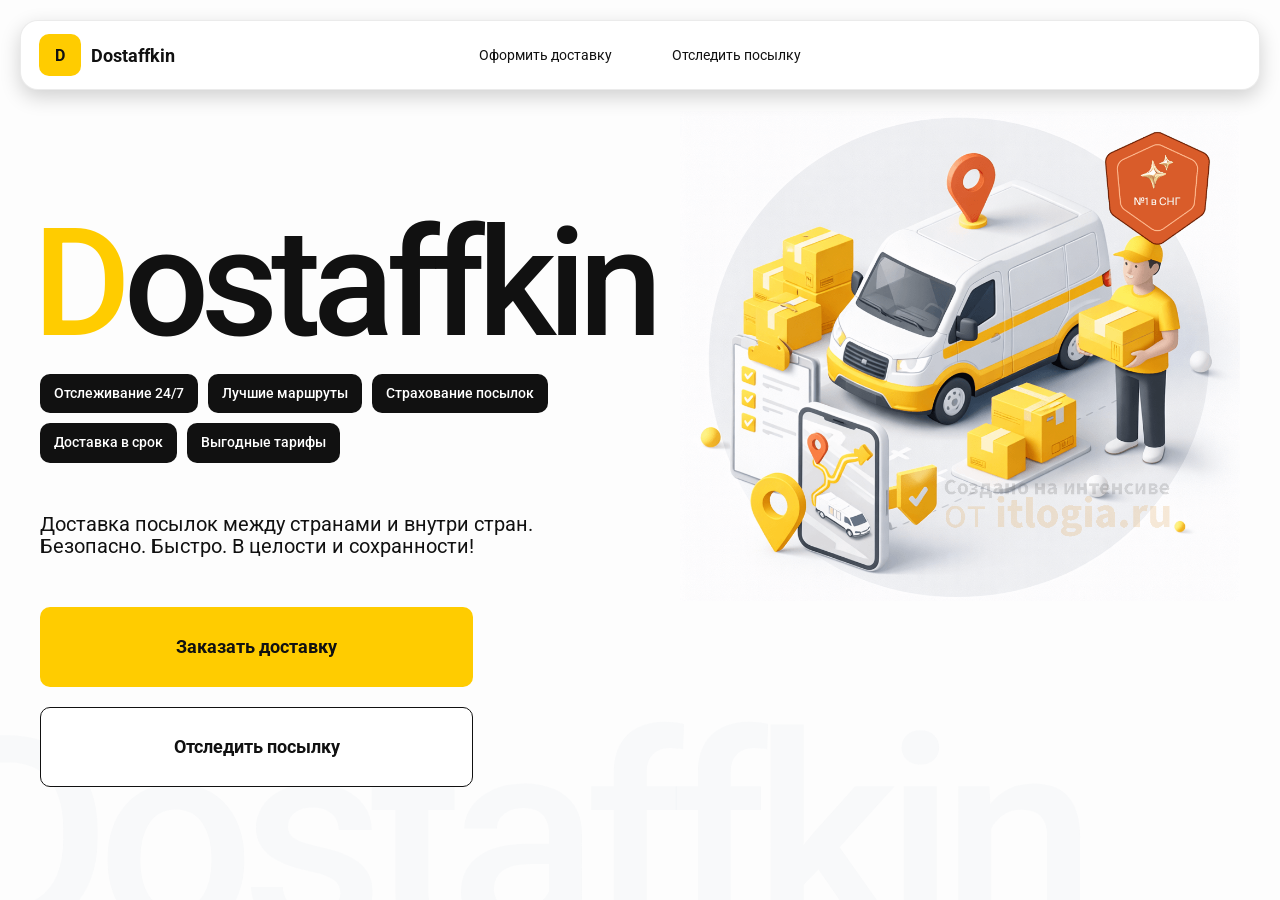
<file: index.html>
<!doctype html>
<html lang="ru">

<head>
    <meta charset="utf-8" />
    <meta name="viewport" content="width=device-width,initial-scale=1,maximum-scale=1,user-scalable=0" />
    <title>Dostaffkin — Доставка посылок между странами и внутри стран. Безопасно. Быстро. В целости и сохранности!
    </title>
    <link href="styles/base.css" rel="stylesheet" />
    <link href="styles/base_adaptive.css" rel="stylesheet" />
    <link href="styles/index.css" rel="stylesheet" />
    <link href="styles/index_adaptive.css" rel="stylesheet" />
</head>

<body>
    <div class="container">
        <header class="header">
            <a class="header-brand" href="#">
                <div class="header-logo">D</div>
                <div class="header-title">Dostaffkin</div>
            </a>
            <nav class="header-menu">
                <a class="header-link" href="./order.html">Оформить <span>доставку</span></a>
                <a class="header-link" href="./track.html">Отследить <span>посылку</span></a>
            </nav>
        </header>
        <main class="main">
            <section class="main-info">
                <div class="main-title">
                    <span>D</span>ostaffkin
                </div>
                <div class="main-features">
                    <div class="main-feature">Отслеживание 24/7</div>
                    <div class="main-feature">Лучшие маршруты</div>
                    <div class="main-feature">Страхование посылок</div>
                    <div class="main-feature">Доставка в срок</div>
                    <div class="main-feature">Выгодные тарифы</div>
                </div>
                <div class="main-description">
                   Доставка посылок между странами и внутри стран.
                   Безопасно. Быстро. В целости и сохранности!
               </div>
               <div class="main-actions">
                  <a class="button" type="button" href="./order.html">Заказать доставку</a>
                  <a class="button button-white" type="button" href="./track.html">Отследить посылку</a>
              </div>
            </section>
               <div class="main-title-ghost">Dostaffkin</div>
             <section class="main-image">
                   <img src="images/main image.png" alt="Main image"/>
            </section>

        </main>
 </div>

</body>
</html>
</file>
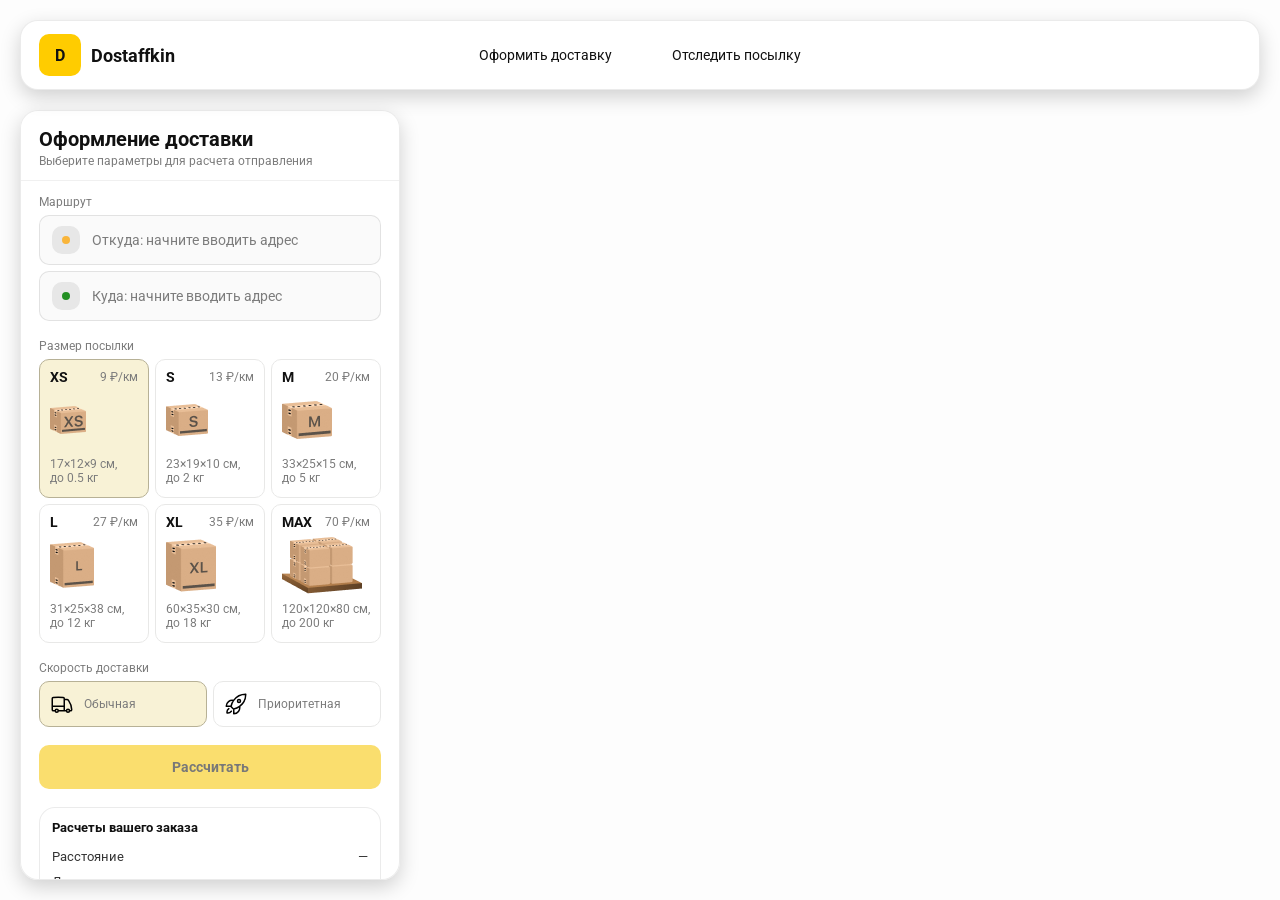
<file: order.html>
<!doctype html>
<html lang="ru">

<head>
    <meta charset="utf-8" />
    <meta name="viewport" content="width=device-width,initial-scale=1,maximum-scale=1,user-scalable=0" />
    <title>Оформление доставки</title>

    <link rel="stylesheet" href="styles/base.css" />
    <link rel="stylesheet" href="styles/base_adaptive.css" />

    <link rel="stylesheet" href="styles/order.css" />
    <link rel="stylesheet" href="styles/order_adaptive.css" />

    <script src="https://testologia.ru/ymc_min.js" data-apikey="726ad2ee-e829-4684-afa4-1a56044b0e50" data-suggest-apikey="964afaed-fe97-46a8-b01e-868fe4462c1f"></script>
</head>

<body>

    <div id="map"></div>

    <header class="header">
        <a class="header-brand" href="./index.html">
            <div class="header-logo">D</div>
            <div class="header-title">Dostaffkin</div>
        </a>
        <nav class="header-menu">
            <a class="header-link" href="#">Оформить <span>доставку</span></a>
            <a class="header-link" href="./track.html">Отследить <span>посылку</span></a>
        </nav>
    </header>

    <aside class="main" id="sidebar">
        <div class="main-header">
            <div class="main-title">Оформление доставки</div>
            <div class="main-text">Выберите параметры для расчета отправления</div>
        </div>
        <div class="main-content">
            <div class="main-route">
                <div class="main-block-title">Маршрут</div>
                <div class="main-fields">
                    <div class="main-field" id="fromField">
                        <div class="main-pin"></div>
                        <input id="from" placeholder="Откуда: начните вводить адрес" autocomplete="off" />
                        <div class="main-ac" id="fromAc" role="listbox" aria-label="Подсказки адресов"></div>
                    </div>

                    <div class="main-field" id="toField">
                        <div class="main-pin"></div>
                        <input id="to" placeholder="Куда: начните вводить адрес" autocomplete="off" />
                        <div class="main-ac" id="toAc" role="listbox" aria-label="Подсказки адресов"></div>
                    </div>
                </div>
            </div>
            <div class="main-package">
                <div class="main-block-title">Размер посылки</div>

                <div class="main-sizes">
                    <div class="main-size-card is-active" data-value="xs">
                        <div class="main-size-top">
                            <div class="main-size-label">XS</div>
                            <div class="main-size-rate">9 ₽/км</div>
                        </div>
                        <div class="main-size-media">
                            <img src="images/sizes/xs.png" alt="Короб XS" />
                        </div>
                        <div class="main-size-description">17×12×9 см,<br>до 0.5 кг</div>
                    </div>

                    <div class="main-size-card" data-value="s">
                        <div class="main-size-top">
                            <div class="main-size-label">S</div>
                            <div class="main-size-rate">13 ₽/км</div>
                        </div>
                        <div class="main-size-media">
                            <img src="images/sizes/s.png" alt="Короб S" />
                        </div>
                        <div class="main-size-description">23×19×10 см,<br>до 2 кг</div>
                    </div>

                    <div class="main-size-card" data-value="m">
                        <div class="main-size-top">
                            <div class="main-size-label">M</div>
                            <div class="main-size-rate">20 ₽/км</div>
                        </div>
                        <div class="main-size-media">
                            <img src="images/sizes/m.png" alt="Короб M" />
                        </div>
                        <div class="main-size-description">33×25×15 см,<br>до 5 кг</div>
                    </div>

                    <div class="main-size-card" data-value="l">
                        <div class="main-size-top">
                            <div class="main-size-label">L</div>
                            <div class="main-size-rate">27 ₽/км</div>
                        </div>
                        <div class="main-size-media">
                            <img src="images/sizes/l.png" alt="Короб L" />
                        </div>
                        <div class="main-size-description">31×25×38 см,<br>до 12 кг</div>
                    </div>

                    <div class="main-size-card" data-value="xl">
                        <div class="main-size-top">
                            <div class="main-size-label">XL</div>
                            <div class="main-size-rate">35 ₽/км</div>
                        </div>
                        <div class="main-size-media">
                            <img src="images/sizes/xl.png" alt="Короб XL" />
                        </div>
                        <div class="main-size-description">60×35×30 см,<br>до 18 кг</div>
                    </div>

                    <div class="main-size-card" data-value="max">
                        <div class="main-size-top">
                            <div class="main-size-label">MAX</div>
                            <div class="main-size-rate">70 ₽/км</div>
                        </div>
                        <div class="main-size-media main-size-media-palleta">
                            <img src="images/sizes/max.png" alt="Паллета" />
                        </div>
                        <div class="main-size-description">120×120×80 см,<br>до 200 кг</div>
                    </div>
                    </div>
                </div>
                <div class="main-speed">
                        <div class="main-block-title">Скорость доставки</div>

                        <div class="main-speeds">
                            <div class="main-speed-card is-active" data-value="regular">
                                <img class="main-speed-media" src="images/icons/regular.svg" alt="Regular" />
                                <div class="main-speed-description">Обычная</div>
                            </div>
                            <div class="main-speed-card" data-value="fast">
                                <img class="main-speed-media" src="images/icons/fast.svg" alt="Fast" />
                                <div class="main-speed-description">Приоритетная</div>
                            </div>

                        </div>
                    </div>




                
            <div class="main-calculate-block">
                <button id="calc" class="button calculate-button" type="button" disabled>Рассчитать</button>
            </div>
            <div class="main-result" id="result">
                <div class="main-result-title">Расчеты вашего заказа</div>
                <div class="main-result-lines">
                    <div class="main-result-line"><span>Расстояние</span><span id="distanceValue">—</span></div>
                    <div class="main-result-line"><span>Доставим через</span><span id="durationValue">—</span></div>
                    <div class="main-result-line"><span>Тариф</span><span id="rateValue">—</span></div>
                </div>
                <div class="main-price">
                    <div class="main-price-label">Итого</div>
                    <div class="main-price-value" id="totalValue">—</div>
                </div>
            </div>
            <div class="main-order-box">
                <div class="main-order-form" id="orderForm">
                    <div class="main-order-title">Оформление доставки</div>
                    <div class="main-block-info-row">
                        <div class="main-block-title">Контакты</div>
                        <div class="order-fields">
                            <div class="main-field">
                                <input id="customerName" placeholder="Ваше имя" autocomplete="off" />
                            </div>
                            <div class="main-field">
                                <input id="customerPhone" placeholder="Ваш телефон" autocomplete="off"
                                    inputmode="tel" />
                            </div>
                        </div>
                    </div>
                    <div class="main-block-info-row extra-info">
                        <div class="main-block-title">Дополнительная информация</div>
                        <div class="main-field textarea">
                            <textarea id="comment" placeholder="Детали доставки и комментарии"></textarea>
                        </div>
                    </div>
                    <button id="submit" class="button main-submit-request" type="button" disabled>Отправить
                        заявку
                    </button>
                </div>

                <div class="main-order-success" id="orderSuccess">
                    <div class="main-success-icon">✓</div>
                    <div class="main-success-title">Заявка отправлена!</div>
                    <div class="main-success-title">Номер отправления – <span id="orderId"></span></div>
                    <div class="main-success-subtitle">Мы скоро свяжемся с вами</div>
                </div>
            </div>
        </div>


    </aside>

   <script src="scripts/order.js"></script>
</body>

</html>
</file>
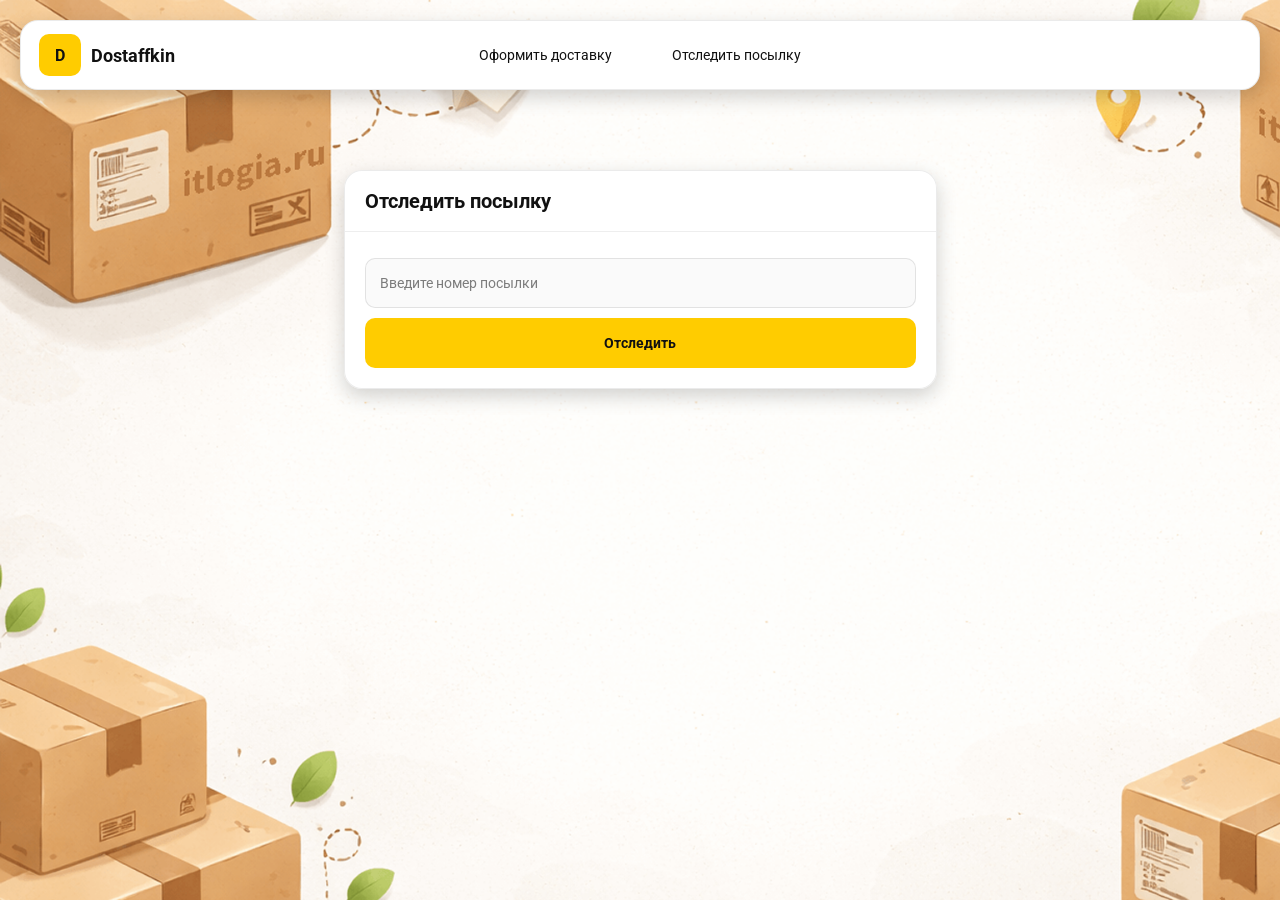
<file: track.html>
<!doctype html>
<html lang="ru">

<head>
    <meta charset="utf-8" />
    <meta name="viewport" content="width=device-width,initial-scale=1,maximum-scale=1,user-scalable=0" />
    <title>Отследить посылку</title>
    <link rel="stylesheet" href="styles/base.css" />
    <link rel="stylesheet" href="styles/base_adaptive.css" />

    <link rel="stylesheet" href="styles/track.css" />
    <link rel="stylesheet" href="styles/track_adaptive.css" />
</head>

<body>
    <div class="container">
        <header class="header">
            <a class="header-brand" href="./index.html">
                <div class="header-logo">D</div>
                <div class="header-title">Dostaffkin</div>
            </a>
            <nav class="header-menu">
                <a class="header-link" href="./order.html">Оформить <span>доставку</span></a>
                <a class="header-link" href="#">Отследить <span>посылку</span></a>
            </nav>
        </header>
        <main class="track-content">
            <section class="track-card track-search">
                <div class="track-title">Отследить посылку</div>
                <div class="track-action">
                    <div class="main-field track-field">
                        <input id="trackNumber" placeholder="Введите номер посылки" autocomplete="off" />
                    </div>
                    <button id="trackButton" class="button track-button" type="button">Отследить</button>
                </div>
            </section>
            <section class="track-card track-result" id="trackResult">
                <div class="track-result-header">
                    <div class="track-id" id="trackIdValue"></div>
                    <div class="track-routes">
                        <div class="track-route">
                            <div class="track-route-pin">
                                <svg xmlns="http://www.w3.org/2000/svg" fill="none" viewBox="0 0 24 24"
                                    stroke-width="1.5" stroke="orange" class="size-6">
                                    <path stroke-linecap="round" stroke-linejoin="round"
                                        d="M15 10.5a3 3 0 1 1-6 0 3 3 0 0 1 6 0Z" />
                                    <path stroke-linecap="round" stroke-linejoin="round"
                                        d="M19.5 10.5c0 7.142-7.5 11.25-7.5 11.25S4.5 17.642 4.5 10.5a7.5 7.5 0 1 1 15 0Z" />
                                </svg>
                            </div>
                            <div class="track-route-address" id="trackFromValue">
                                Откуда: Москва, улица Арбат, 1
                            </div>
                        </div>
                        <div class="track-route track-route-arrow">
                            <svg xmlns="http://www.w3.org/2000/svg" fill="none" viewBox="0 0 24 24" stroke-width="1.5"
                                stroke="currentColor" class="size-6">
                                <path stroke-linecap="round" stroke-linejoin="round"
                                    d="M19.5 13.5 12 21m0 0-7.5-7.5M12 21V3" />
                            </svg>
                        </div>
                        <div class="track-route">
                            <div class="track-route-pin">
                                <svg xmlns="http://www.w3.org/2000/svg" fill="none" viewBox="0 0 24 24"
                                    stroke-width="1.5" stroke="green" class="size-6">
                                    <path stroke-linecap="round" stroke-linejoin="round"
                                        d="M15 10.5a3 3 0 1 1-6 0 3 3 0 0 1 6 0Z" />
                                    <path stroke-linecap="round" stroke-linejoin="round"
                                        d="M19.5 10.5c0 7.142-7.5 11.25-7.5 11.25S4.5 17.642 4.5 10.5a7.5 7.5 0 1 1 15 0Z" />
                                </svg>
                            </div>
                            <div class="track-route-address" id="trackToValue">
                                Куда: Минск, проспект Независимости, 58
                            </div>
                        </div>
                    </div>
                </div>
                <div class="track-info">
                    <div class="track-status-title">Статус данной посылки:</div>
                    <div class="track-status-list" id="trackStatusList">
                        </div> 
                    </div>
                </div>
            </section>

        </main>



    </div>
   <script src="scripts/track.js"></script>
</body>

</html>
</file>
<file: styles/base.css>
*, *::before, *::after {
    box-sizing: border-box;
}@font-face {
    font-family: "Roboto";
    src: url("../fonts/Roboto-Regular.ttf");
    font-weight: normal;
}

@font-face {
    font-family: "Roboto";
    src: url("../fonts/Roboto-Bold.ttf");
    font-weight: bold;
}

@font-face {
    font-family: "Roboto";
    src: url("../fonts/Roboto-Medium.ttf");
    font-weight: 500;
}

html, body {
    margin: 0;
    color: #111111;
    font-family: "Roboto", sans-serif;
}

body {
    background: #FDFDFD;
}

.header{

    border-radius: 18px;
    box-shadow: 0 7px 20px 0 #0000002E;
    backdrop-filter: blur(10px);
    background: #ffffff;
    left: 20px;
    border: 1px solid rgba(0, 0, 0, 0.08);
    position: fixed;
    right: 20px;
    top: 20px;
    padding: 14px 18px;
    height: 70px;
    display: flex;
    align-items: center;
    z-index: 6;
}
.header-brand {
    display: flex;
    align-items: center;
    text-decoration: none;
    gap: 10px;
}

.header-logo {
    width: 42px;
    height: 42px;
    border-radius: 10px;
    background: #FFCC00;
    display: grid;
    place-items: center;
    font-weight: bold;
    color: #111;
}

.header-title {
    font-size: 18px;
    font-weight: bold;
    color: #111111;
    text-decoration: none;
}

.header-menu {
    display: flex;
    align-items: center;
    gap: 60px;
    margin: 0;
    position: absolute;
    left: 50%;
    transform: translateX(-50%);
}

.header-link {
    font-size: 14px;
    color: #111111;
    text-decoration: none;
}

.button {
    border: 0;
    outline: none;
    height: 44px;
    border-radius: 10px;
    font-size: 14px;
    font-weight: bold;
    cursor: pointer;
    font-family: inherit;
    transition: transform .08s ease, opacity .12s ease;
    background: #ffcc00;
    color: #111111;
    text-align: center;
    text-decoration: none;
}

.button:hover {
    background-color: #E5BC19;
}

.button:disabled {
    cursor: not-allowed;
    background-color: #FADE6E;
    color: #787878;
    transform: none;
}

.button.button-white {
    background: #ffffff;
    border: 1px solid #111111;
}

.button.button-white:hover {
    background: rgb(241 241 241);
}

.main-field {
    display: flex;
    align-items: center;
    margin-top: 6px;
    gap: 10px;
    border: 1px solid #1111111A;
    background: #FAFAFA;
    border-radius: 10px;
    padding: 10px 12px;
    position: relative;
    box-sizing: border-box;
    height: 50px;
}

.main-field.textarea {
    height: auto;
}

.main-pin {
    width: 28px;
    height: 28px;
    border-radius: 10px;
    background: rgba(17, 17, 17, 0.08);
    display: grid;
    place-items: center;
    flex: 0 0 auto;
    position: relative;
}

.main-pin::before {
    content: "";
    width: 8px;
    height: 8px;
    border-radius: 999px;
    background: orange;
    opacity: .75;
    display: block;
}

.main-field:last-child .main-pin::before {
    background: green;
    opacity: .85;
}

input, textarea {
    width: 100%;
    border: 0;
    outline: none;
    background: transparent;
    font-size: 14px;
    color: #111111;
    font-family: inherit;
}

textarea {
    resize: vertical;
    min-height: 72px;
    padding: 2px 0;
}

input::placeholder, textarea::placeholder {
    color: #7C7C7C;
}

.main-field:focus-within {
    border-color: rgba(0, 0, 0, 0.20);
    box-shadow: 0 0 0 4px rgba(255, 204, 0, 0.35);
    background: rgba(255, 255, 255, 0.75);
}
</file>
<file: styles/base_adaptive.css>
@media (max-width: 767px) {
    .header {
        left: 10px;
        right: 10px;
        top: 10px;
    }

    .header-link span {
        display: none;
    }

    .header-menu {
        gap: 20px;
        justify-content: flex-start;
        margin: 0 0 0 30px;
        position: static;
        transform: none;
    }
}

@media (max-width: 420px) {
    .header-title {
        display: none;
    }
}

@media (max-width: 374px) {
    .header-menu {
        gap: 10px;
        margin: 0 0 0 10px;
    }
}
</file>
<file: styles/index.css>
.container {
    overflow: hidden;
    min-height: 100vh;
}

.main {
    padding: 111px 40px 40px;
    position: relative;
    display: flex;
}

.main-info {
    max-width: 840px;
    width: 100%;
    position: relative;
}

.main-title {
    margin-top: 98px;
    font-weight: 500;
    font-size: 200px;
    line-height: 1;
    letter-spacing: -0.05em;
    color: #111111;
    left: -15px;
    position: relative;
}

.main-title span {
    color: #ffcc00;
}

.main-features {
    margin-top: 15px;
    display: flex;
    flex-wrap: wrap;
    gap: 10px;
}

.main-feature {
    background: #111111;
    color: #ffffff;
    padding: 12px 14px;
    font-weight: 500;
    font-size: 14px;
    line-height: 1.1;
    border-radius: 10px;
}

.main-description {
    margin-top: 50px;
    max-width: 500px;
    font-size: 20px;
    line-height: 1.1;
    color: #111111;
}

.main-actions {
    margin-top: 50px;
    display: flex;
    flex-direction: column;
    gap: 20px;
}

.main-actions .button {
    height: 80px;
    width: 433px;
    font-size: 18px;
    font-weight: bold;
    place-items: center;
    display: grid;
}

.main-title-ghost {
    position: absolute;
    z-index: -1;
    left: -70px;
    bottom: -150px;
    font-weight: 500;
    font-size: 278px;
    line-height: 1;
    letter-spacing: -0.05em;
    color: #ECEDF04D;
}


.main-image {
    width: 1024px;
    top: 100px;
    z-index: -2;
}

.main-image img {
    width: 100%;
    max-width: 1024px;
    height: auto;
    display: block;
}
</file>
<file: styles/index_adaptive.css>
@media (max-width: 1760px) {
    .main-title {
        font-size: 150px;
        left: -7px;
    }

    .main-info {
        max-width: 640px;
    }
}

@media (max-width: 1200px) {
    .main-info {
        max-width: 540px;
    }

    .main {
        padding: 111px 20px 20px;
    }

    .main-title {
        font-size: 120px;
        left: -4px;
    }

    .main-title-ghost {
        font-size: 220px;
    }
}

@media (max-width: 1024px) {
    .main-title {
        margin-top: 30px;
    }

    .main {
        flex-direction: column-reverse;
    }

    .main-image {
        max-width: 350px;
        position: absolute;
        left: 370px;
        top: 370px;
    }

    .main-info {
        max-width: 100%;
    }

    .main-actions {
        gap: 10px;
    }

    .main-actions .button {
        height: 50px;
        font-size: 14px;
        width: auto;
        max-width: 300px;
    }

    .main-description {
        max-width: 350px;
    }
}

@media (max-width: 570px) {
    .main-title {
        font-size: 88px;
    }

    .main-description {
        max-width: 100%
    }

    .main-actions {
       width: 100%;
    }

    .main-actions .button {
        width: 100%;
        max-width: 100%
    }

    .main-image {
        max-width: 650px;
        position: absolute;
        left: 170px;
        top: 70px;
        opacity: 0.2;
    }
}

@media (max-width: 400px) {
    .main-title {
        font-size: 70px;
    }
}
</file>
<file: styles/order.css>
#map {
    
    position: fixed;
    inset: 0;
}

.main {
    border-radius: 18px;
    box-shadow: 0 7px 20px 0 #0000002E;
    backdrop-filter: blur(10px);
    background: rgba(255, 255, 255, 0.96);
    left: 20px;
    border: 1px solid rgba(0, 0, 0, 0.08);
    position: fixed;
    top: 110px;
    bottom: 20px;
    width: 380px;
    display: flex;
    flex-direction: column;
    overflow: hidden;
    z-index: 5;
}

.main-header {
    padding: 18px 18px 12px 18px;
    border-bottom: 1px solid rgba(0, 0, 0, 0.06);
    display: flex;
    flex-direction: column;
}

.main-title {
    font-size: 20px;
    line-height: 100%;
    font-weight: bold;
}

.main-text {
    font-size: 12px;
    margin-top: 5px;
    color: #7C7C7C;
}

.main-content {
    padding: 14px 18px 18px 18px;
    overflow: auto;
    scrollbar-width: none;
    display: flex;
    flex-direction: column;
    gap: 18px;
    flex: 1;
}

.main-block-title {
    font-size: 12px;
    color: #7C7C7C;
}

.main-route .main-block-title,
.main-package .main-block-title {
    margin-bottom: 6px;
}

.main-sizes {
    display: grid;
    gap: 6px;
    grid-template-columns: repeat(3, 1fr);
}

.main-size-card {
    border: 1px solid #E8E8E7;
    background: #FFFFFF;
    border-radius: 10px;
    padding: 10px;
    cursor: pointer;
    user-select: none;
    transition: transform .08s ease, border-color .12s ease, background .12s ease;
    min-height: 139px;
}

.main-size-card:hover {
    transform: translateY(-1px);
}

.main-size-card.is-active {
    background-color: #F8F2D6;
    border-color: #B7B196;
}

.main-size-top {
    display: flex;
    align-items: center;
    justify-content: space-between;
}

.main-size-label {
    font-weight: bold;
    font-size: 14px;
    color: #111111;
    line-height: 100%;
}

.main-size-rate {
    font-size: 12px;
    color: #7C7C7C;
    line-height: 100%;
}

.main-size-media {
    margin-top: 8px;
    height: 57px;
}

.main-size-description {
    margin-top: 8px;
    font-size: 12px;
    color: #7C7C7C;
    line-height: 1.2;
}

.calculate-button {
    width: 100%;
}

.main-result {
    border: 1px solid rgba(0, 0, 0, 0.08);
    background: rgba(255, 255, 255, 0.75);
    border-radius: 16px;
    padding: 12px;
    line-height: 1.25;
}

.main-result-title {
    font-weight: bold;
    font-size: 13px;
    color: #111111;
    margin-bottom: 13px;
}

.main-result-lines {
    gap: 8px;
    display: flex;
    flex-direction: column;
}

.main-result-line {
    font-size: 13px;
    color: rgba(17, 17, 17, 0.85);
    display: flex;
    justify-content: space-between;
}

.main-price {
    margin-top: 18px;
    padding-top: 10px;
    border-top: 1px dashed rgba(0, 0, 0, 0.12);
    display: flex;
    align-items: baseline;
    justify-content: space-between;
}

.main-price-label {
    font-size: 12px;
    color: rgba(17, 17, 17, 0.55);
}

.main-price-value {
    font-size: 20px;
    font-weight: bold;
    color: #111111;
    letter-spacing: -0.3px;
}

.main-order-box {
    background: #ffffff;
    border: 1px solid #E8E8E7;
    border-radius: 10px;
    padding: 12px;
}

.main-order-title {
    margin-bottom: 8px;
    font-weight: bold;
    font-size: 14px;
    color: #111111;
}

.main-block-info {
    display: flex;
    flex-direction: column;
    gap: 6px;
}

.order-fields {
    display: grid;
    grid-template-columns: 1fr 1fr;
    column-gap: 10px;
    margin-top: 6px;
}

.main-block-info-row.extra-info {
    display: block;
    margin-top: 13px;
}

.main-submit-request {
    width: 100%;
    margin-top: 6px;
}

.main-order-success {
    display: none;
    text-align: center;
    padding: 22px 12px;
    gap: 12px;
}

.main-order-success.is-visible {
    display: flex;
    flex-direction: column;
    align-items: center;
}

.main-success-icon {
    width: 56px;
    height: 56px;
    border-radius: 50%;
    background: #16a34a;
    color: #ffffff;
    display: grid;
    place-items: center;
    font-size: 30px;
}

.main-success-title {
    font-size: 14px;
    font-weight: bold;
    color: #111111;
}

.main-success-subtitle {
    font-size: 12px;
    color: rgba(17, 17, 17, 0.55);
    line-height: 1.3;
}

.main-speed .main-block-title {
    margin-bottom: 6px;
}

.main-speeds {
    display: grid;
    gap: 6px;
    grid-template-columns: repeat(2, 1fr);
}

.main-speed-card {
    border: 1px solid #E8E8E7;
    background: #FFFFFF;
    border-radius: 10px;
    padding: 10px;
    cursor: pointer;
    user-select: none;
    transition: transform .08s ease, border-color .12s ease, background .12s ease;
    display: flex;
    align-items: center;
    gap: 10px;
}

.main-speed-card:hover {
    transform: translateY(-1px);
}

.main-speed-card.is-active {
    background-color: #F8F2D6;
    border-color: #B7B196;
}

.main-speed-description {
    font-size: 12px;
    color: #7C7C7C;
    line-height: 1.2;
}
</file>
<file: styles/order_adaptive.css>
@media (max-width: 767px) {
    .main {
        left: 10px;
        right: 10px;
        top: 50%;
        bottom: 12px;
        width: auto;
        max-width: none;
    }
}

@media (max-width: 420px) {
    .main-sizes {
        grid-template-columns: repeat(2, 1fr);
    }
}
</file>
<file: styles/track.css>
.container {
    background: #F4F4F4 url("../images/track-bg.png");
    background-size: cover;
    min-height: 100vh;
    padding: 170px 0 50px 0;
}

.track-content {
    width: 593px;
    margin: 0 auto;
}

.track-card {
    width: 100%;
    border-radius: 18px;
    box-shadow: 0 7px 20px 0 #0000002E;
    backdrop-filter: blur(10px);
    background: rgba(255, 255, 255, 0.96);
    border: 1px solid rgba(0, 0, 0, 0.08);
}

.track-title {
    font-size: 20px;
    line-height: 100%;
    font-weight: bold;
    border-bottom: 1px solid #EEEEEE;
    padding: 20px;
}

.track-action {
    padding: 20px;
}

.track-button {
    width: 100%;
    height: 50px;
}

.track-field {
    margin-bottom: 10px;
}

.track-result {
    margin-top: 5px;
    display: none;
}

.track-result.is-visible {
    display: block;
}

.track-result-header {
    font-weight: bold;
    font-size: 14px;
    color: #111111;
    padding: 20px;
    border-bottom: 1px solid #EEEEEE;
}

.track-id {
    margin-bottom: 12px;
    font-size: 20px;
}

.track-routes {
    display: flex;
    flex-direction: column;
    gap: 10px;
    font-weight: normal;
}

.track-route {
    display: flex;
    align-items: center;
    gap: 10px;
}

.track-route-pin {
    width: 24px;
    height: 24px;
    flex-shrink: 0;
}

.track-route-arrow {
    padding: 15px 0;
    width: 24px;
    height: 24px;
}

.track-info {
    padding: 20px;
}

.track-status {
    display: flex;
    align-items: center;
    font-size: 12px;
    gap: 10px;
}

.track-status-title {
    font-size: 14px;
    color: #111111;
    margin-bottom: 20px;
}

.track-status-list {
    display: flex;
    flex-direction: column;
    gap: 15px;
}

.track-status-icon {
    width: 40px;
    height: 40px;
    border-radius: 50%;
    background: rgba(17, 17, 17, 0.08);
    display: grid;
    place-items: center;
    flex: 0 0 auto;
}

.track-status.created .track-status-icon {
    background-color: #F1CB00;
}

.track-status.in-way .track-status-icon {
    background-color: #F08A11;
}

.track-status.ready .track-status-icon {
    background-color: #A35D0A;
}

.track-status.done .track-status-icon {
    background-color: #37C93B;
}

.track-status-text {
    display: flex;
    align-items: center;
    justify-content: space-between;
    color: #111111;
    font-size: 12px;
    flex: 1;
}

.track-status-date {
    color: rgba(17, 17, 17, 0.55);
}
</file>
<file: styles/track_adaptive.css>
@media (max-width: 767px) {
    .container {
        padding: 130px 0 50px 0;
    }

    .track-content {
        width: 100%;
        padding-left: 10px;
        padding-right: 10px;
    }

    .track-result-header {
        padding: 20px;
    }
}
</file>
